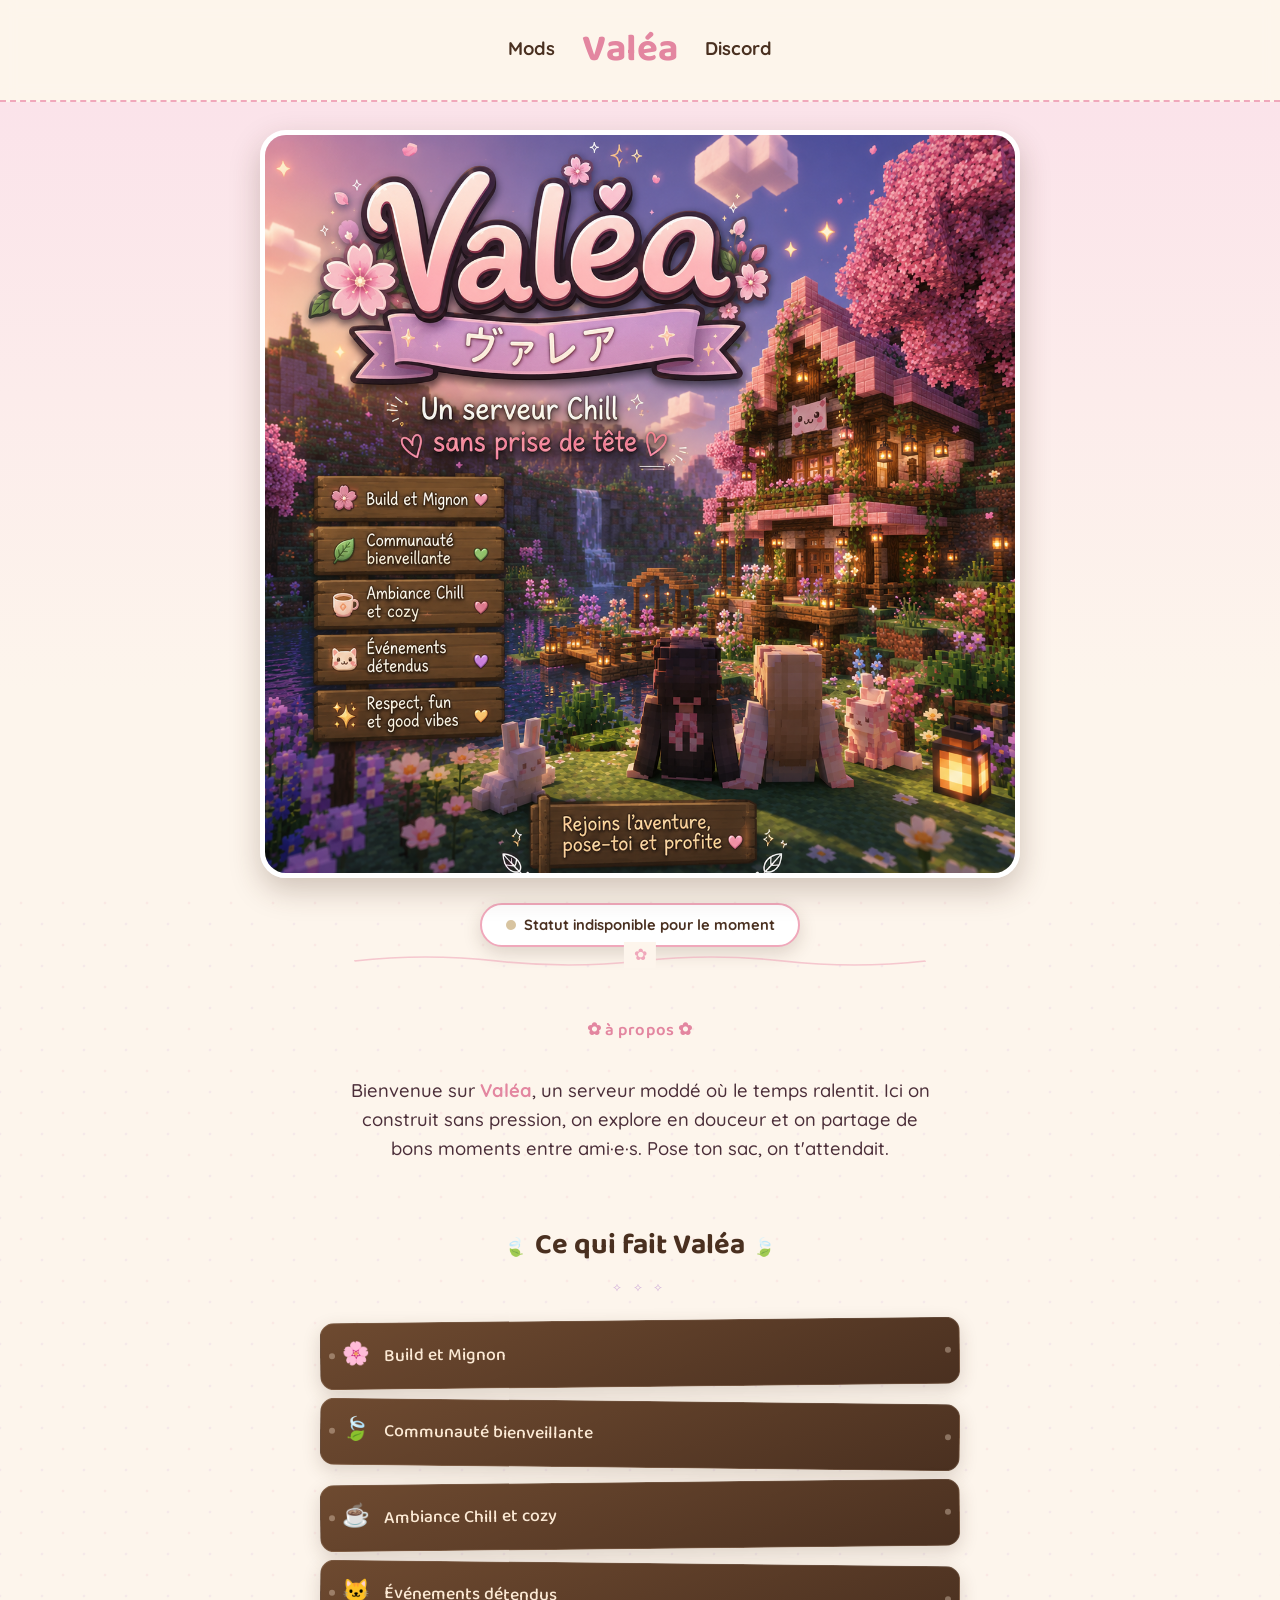
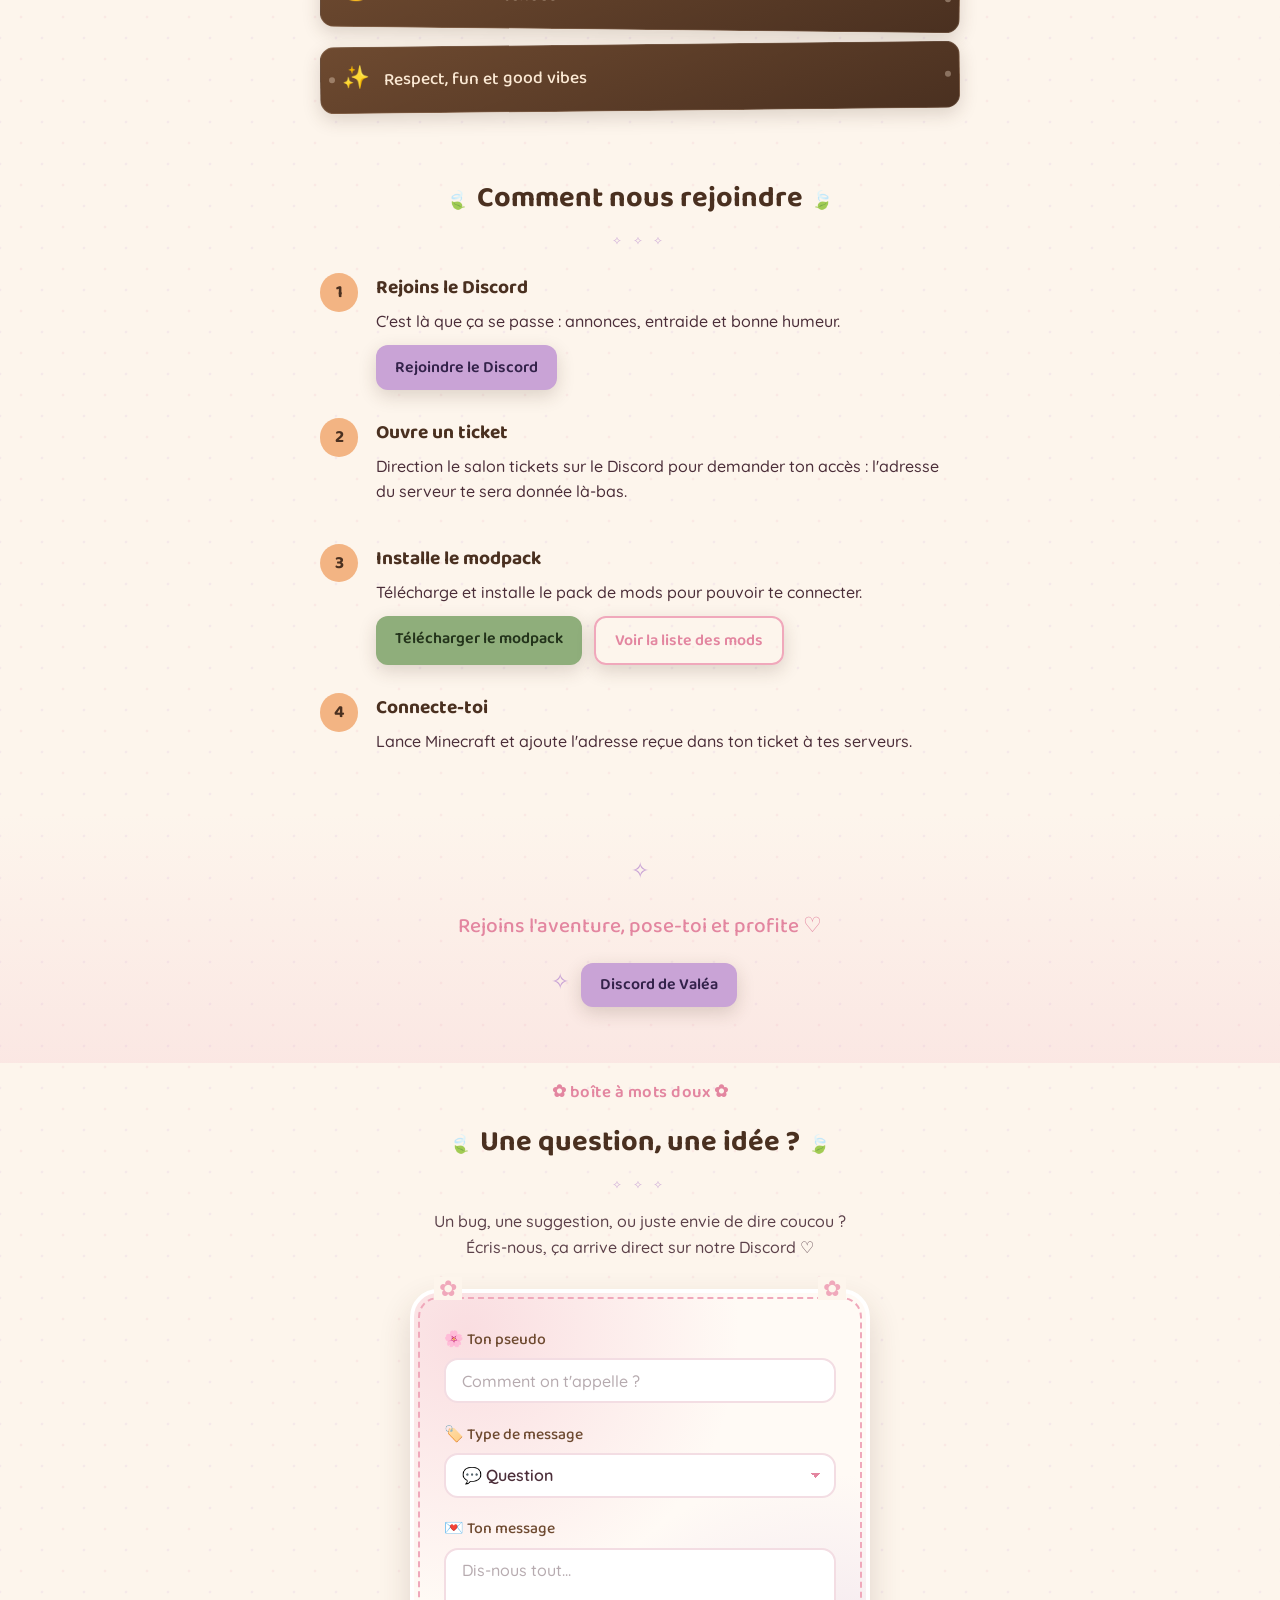
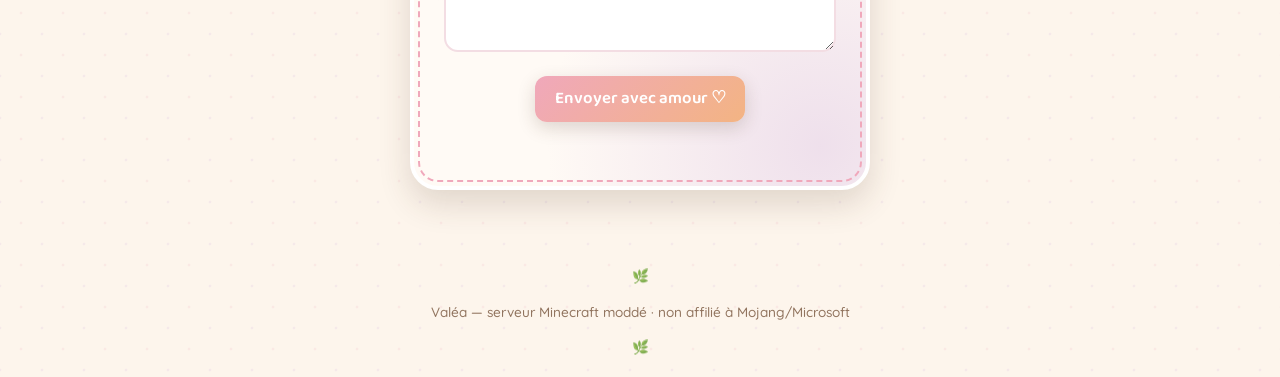
<file: index.html>
<!DOCTYPE html>
<html lang="fr">
<head>
<meta charset="UTF-8">
<meta name="viewport" content="width=device-width, initial-scale=1.0">
<title>Valéa — Serveur Minecraft moddé chill</title>
<meta name="description" content="Valéa, un serveur Minecraft moddé chill et cozy. Build mignon, communauté bienveillante, ambiance douce.">
<link rel="preconnect" href="https://fonts.googleapis.com">
<link rel="preconnect" href="https://fonts.gstatic.com" crossorigin>
<link href="https://fonts.googleapis.com/css2?family=Baloo+2:wght@500;600;700;800&family=Quicksand:wght@400;500;600;700&display=swap" rel="stylesheet">
<link rel="stylesheet" href="style.css">
</head>
<body>

  <nav class="site-nav">
    <div class="nav-side nav-left"><a href="mods.html" class="nav-link">Mods</a></div>
    <a href="index.html" class="nav-logo">Valéa</a>
    <div class="nav-side nav-right"><a href="https://discord.gg/rdB5KpcKCb" class="nav-link" target="_blank" rel="noopener">Discord</a></div>
  </nav>

  <header class="hero">
    <div class="hero-frame">
      <img src="assets/hero.png" alt="Valéa, un serveur chill sans prise de tête" class="hero-img">
      <span class="petal petal-1">🌸</span>
      <span class="petal petal-2">🌸</span>
      <span class="petal petal-3">🌸</span>
      <span class="petal petal-4">🌸</span>
      <span class="petal petal-5">🌸</span>
    </div>
  </header>

  <div class="status-badge" id="status-badge" aria-live="polite">
    <span class="status-dot" id="status-dot"></span>
    <span id="status-text">Vérification du serveur…</span>
  </div>

  <div class="divider" aria-hidden="true">
    <svg viewBox="0 0 200 20" preserveAspectRatio="none"><path d="M0 10 Q 25 0, 50 10 T 100 10 T 150 10 T 200 10" /></svg>
    <span class="divider-icon">✿</span>
  </div>

  <main>

    <section class="intro">
      <span class="eyebrow">✿ à propos ✿</span>
      <p class="intro-text">
        Bienvenue sur <strong>Valéa</strong>, un serveur moddé où le temps ralentit.
        Ici on construit sans pression, on explore en douceur et on partage de bons
        moments entre ami·e·s. Pose ton sac, on t'attendait.
      </p>
    </section>

    <section class="features" aria-label="Ce qui fait Valéa">
      <h2 class="section-title">Ce qui fait Valéa</h2>
      <div class="title-swirl" aria-hidden="true">⟡ ⟡ ⟡</div>
      <div class="signs">
        <div class="sign"><span class="sign-icon">🌸</span><span>Build et Mignon</span></div>
        <div class="sign"><span class="sign-icon">🍃</span><span>Communauté bienveillante</span></div>
        <div class="sign"><span class="sign-icon">☕</span><span>Ambiance Chill et cozy</span></div>
        <div class="sign"><span class="sign-icon">🐱</span><span>Événements détendus</span></div>
        <div class="sign"><span class="sign-icon">✨</span><span>Respect, fun et good vibes</span></div>
      </div>
    </section>

    <section class="steps" aria-label="Comment rejoindre">
      <h2 class="section-title">Comment nous rejoindre</h2>
      <div class="title-swirl" aria-hidden="true">⟡ ⟡ ⟡</div>
      <ol class="step-list">
        <li>
          <span class="step-num">1</span>
          <div>
            <h3>Rejoins le Discord</h3>
            <p>C'est là que ça se passe : annonces, entraide et bonne humeur.</p>
            <a class="btn btn-discord" href="https://discord.gg/rdB5KpcKCb" target="_blank" rel="noopener">Rejoindre le Discord</a>
          </div>
        </li>
        <li>
          <span class="step-num">2</span>
          <div>
            <h3>Ouvre un ticket</h3>
            <p>Direction le salon tickets sur le Discord pour demander ton accès : l'adresse du serveur te sera donnée là-bas.</p>
          </div>
        </li>
        <li>
          <span class="step-num">3</span>
          <div>
            <h3>Installe le modpack</h3>
            <p>Télécharge et installe le pack de mods pour pouvoir te connecter.</p>
            <div class="btn-row">
              <a class="btn btn-modpack" href="https://drive.google.com/file/d/1fpbuSKXzJvDKJlvEIvz1x9pvqVXylOdi/view?pli=1" target="_blank" rel="noopener">Télécharger le modpack</a>
              <a class="btn btn-list" href="mods.html">Voir la liste des mods</a>
            </div>
          </div>
        </li>
        <li>
          <span class="step-num">4</span>
          <div>
            <h3>Connecte-toi</h3>
            <p>Lance Minecraft et ajoute l'adresse reçue dans ton ticket à tes serveurs.</p>
          </div>
        </li>
      </ol>
    </section>

    <section class="cta-final">
      <span class="sparkle sparkle-left">✧</span>
      <p>Rejoins l'aventure, pose-toi et profite ♡</p>
      <span class="sparkle sparkle-right">✧</span>
      <a class="btn btn-discord" href="https://discord.gg/rdB5KpcKCb" target="_blank" rel="noopener">Discord de Valéa</a>
    </section>

    <section class="contact-section" aria-label="Contact et suggestions">
      <span class="eyebrow">✿ boîte à mots doux ✿</span>
      <h2 class="section-title">Une question, une idée ?</h2>
      <div class="title-swirl" aria-hidden="true">⟡ ⟡ ⟡</div>
      <p class="contact-lead">Un bug, une suggestion, ou juste envie de dire coucou ? Écris-nous, ça arrive direct sur notre Discord ♡</p>

      <form id="contact-form" class="contact-form">
        <div class="field-row">
          <label for="c-name">🌸 Ton pseudo</label>
          <input type="text" id="c-name" name="name" placeholder="Comment on t'appelle ?" maxlength="60" required>
        </div>
        <div class="field-row">
          <label for="c-type">🏷️ Type de message</label>
          <select id="c-type" name="type">
            <option value="Question">💬 Question</option>
            <option value="Suggestion">💡 Suggestion</option>
            <option value="Bug">🐛 Signaler un bug</option>
          </select>
        </div>
        <div class="field-row">
          <label for="c-message">💌 Ton message</label>
          <textarea id="c-message" name="message" rows="4" placeholder="Dis-nous tout..." maxlength="1000" required></textarea>
        </div>
        <!-- Honeypot anti-spam : caché pour les humains, souvent rempli par les bots -->
        <div class="field-row hp-field" aria-hidden="true">
          <label for="c-website">Ne pas remplir</label>
          <input type="text" id="c-website" name="website" tabindex="-1" autocomplete="off">
        </div>
        <button type="submit" class="btn btn-send" id="contact-submit">Envoyer avec amour <span aria-hidden="true">♡</span></button>
        <p class="contact-status" id="contact-status" role="status"></p>
      </form>
    </section>

  </main>

  <footer class="site-footer">
    <p>Valéa — serveur Minecraft moddé · non affilié à Mojang/Microsoft</p>
  </footer>

  <script src="status.js?v=2"></script>
  <script src="contact.js?v=2"></script>
</body>
</html>
</file>
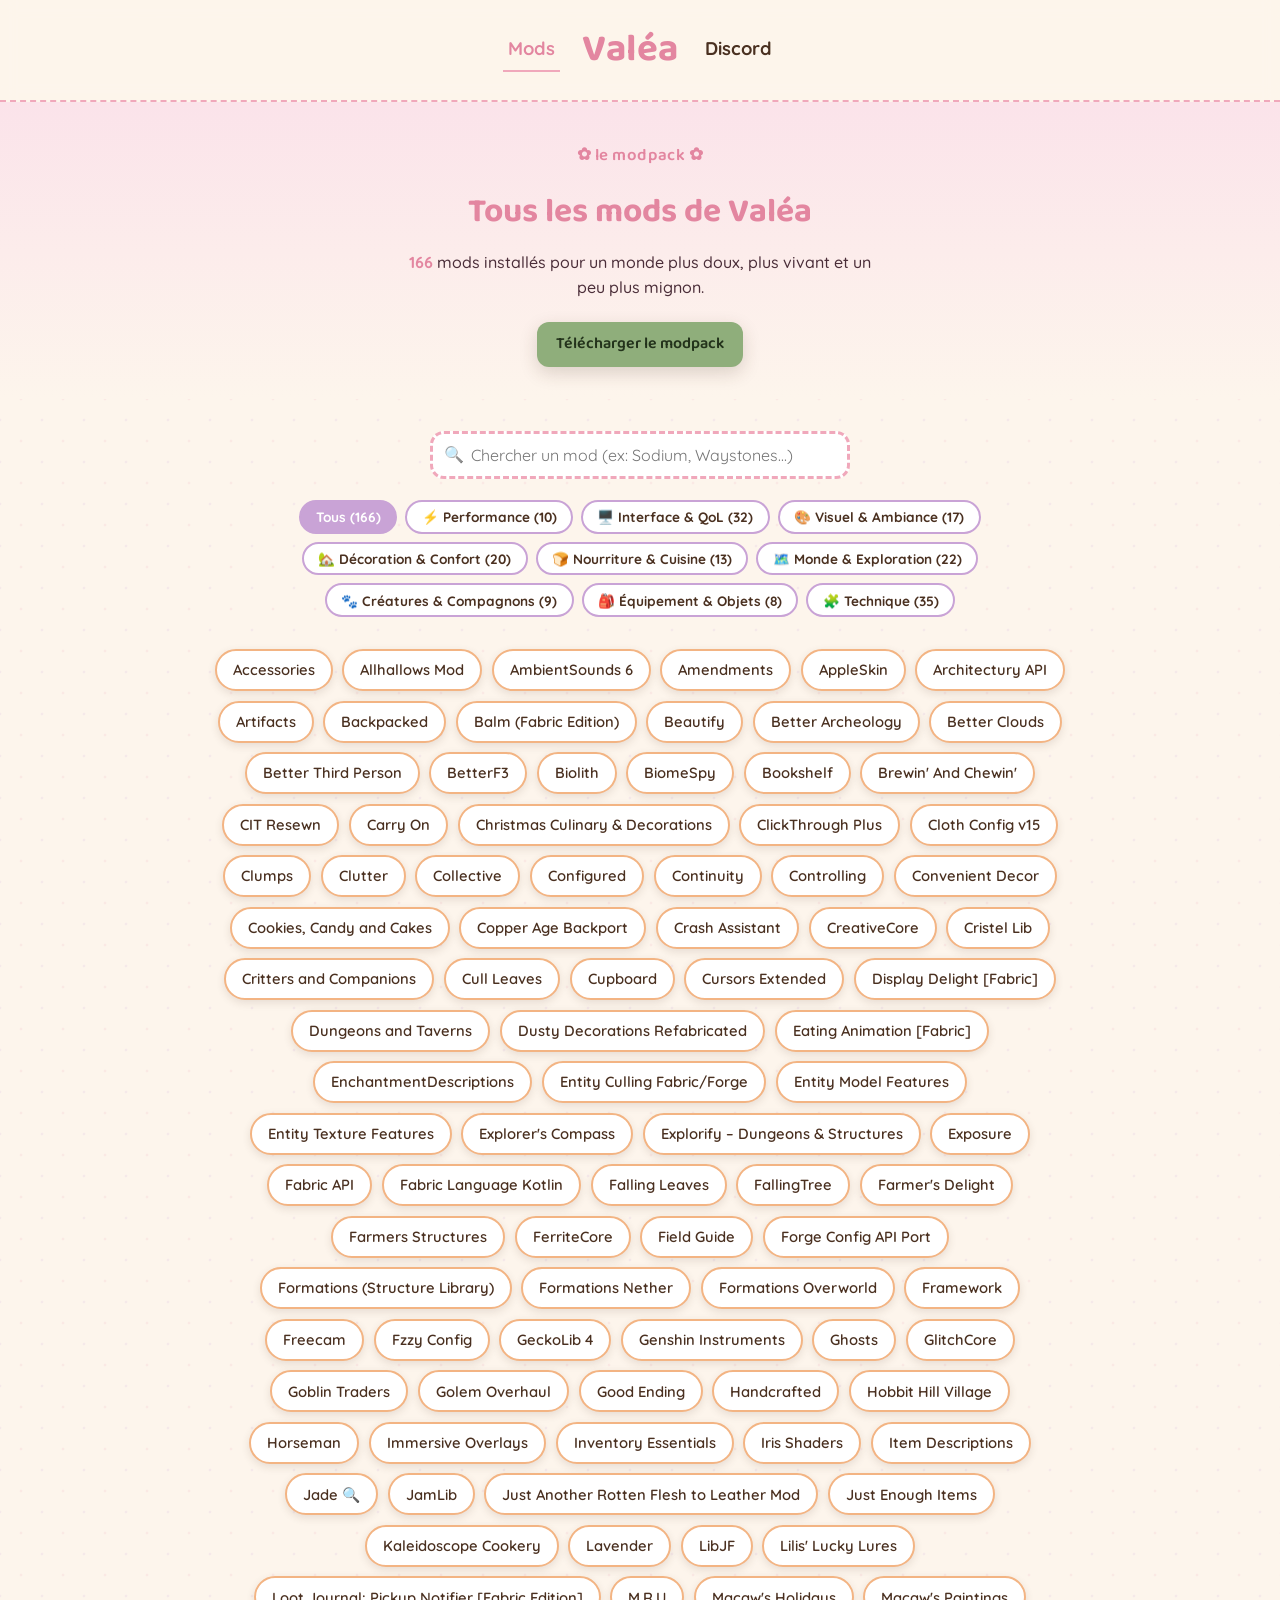
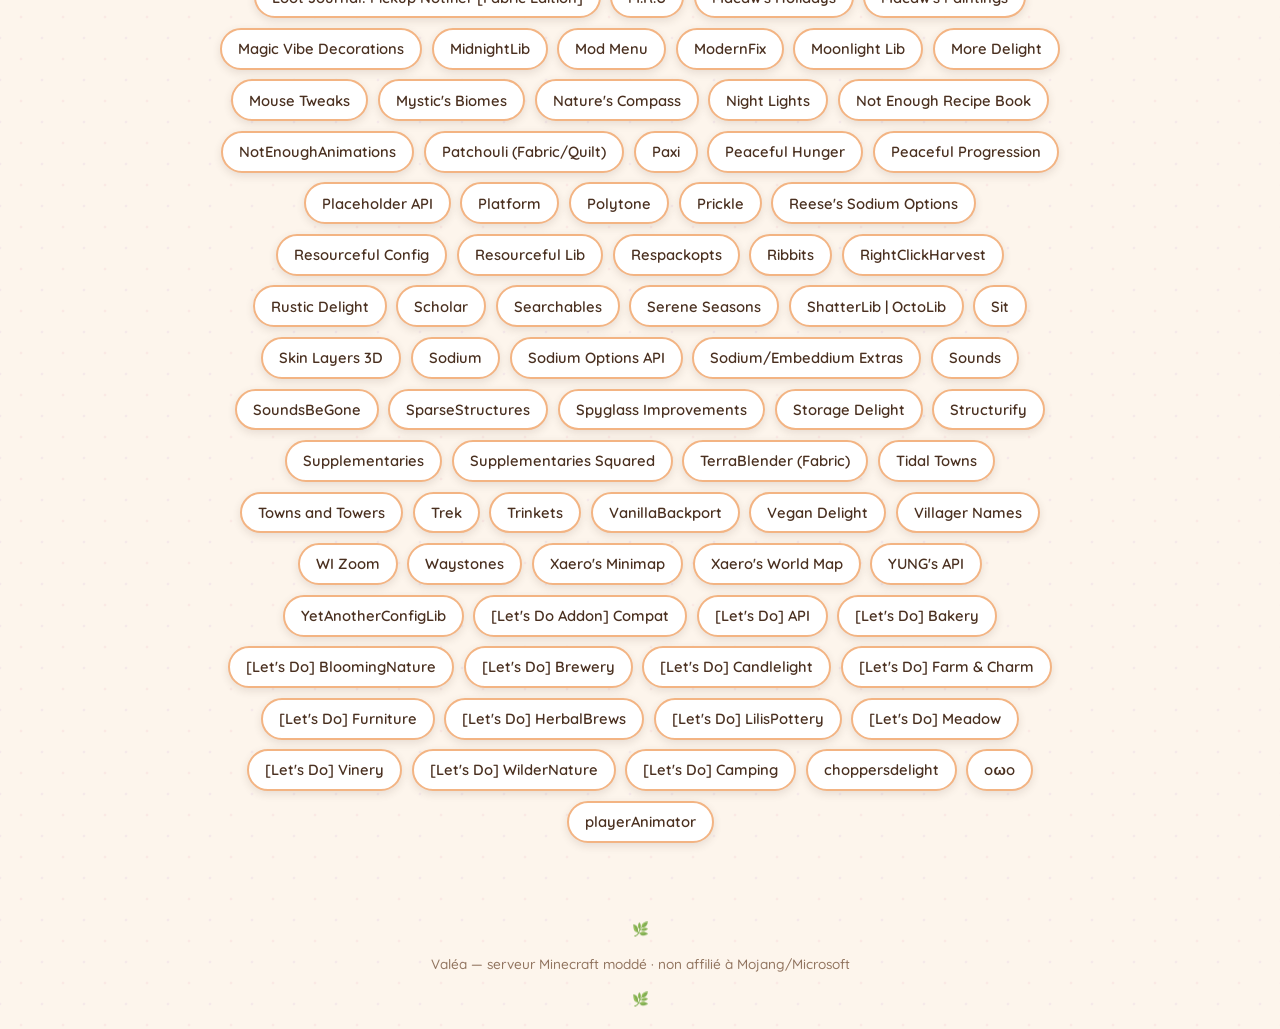
<file: mods.html>
<!DOCTYPE html>
<html lang="fr">
<head>
<meta charset="UTF-8">
<meta name="viewport" content="width=device-width, initial-scale=1.0">
<title>Liste des mods — Valéa</title>
<meta name="description" content="Liste complète des mods du modpack du serveur Minecraft Valéa.">
<link rel="preconnect" href="https://fonts.googleapis.com">
<link rel="preconnect" href="https://fonts.gstatic.com" crossorigin>
<link href="https://fonts.googleapis.com/css2?family=Baloo+2:wght@500;600;700;800&family=Quicksand:wght@400;500;600;700&display=swap" rel="stylesheet">
<link rel="stylesheet" href="style.css">
</head>
<body>

  <nav class="site-nav">
    <div class="nav-side nav-left"><a href="mods.html" class="nav-link active">Mods</a></div>
    <a href="index.html" class="nav-logo">Valéa</a>
    <div class="nav-side nav-right"><a href="https://discord.gg/rdB5KpcKCb" class="nav-link" target="_blank" rel="noopener">Discord</a></div>
  </nav>

  <header class="mods-hero">
    <span class="eyebrow">✿ le modpack ✿</span>
    <h1>Tous les mods de Valéa</h1>
    <p class="mods-hero-sub">
      <span id="mods-count">166</span> mods installés pour un monde plus doux, plus vivant et un peu plus mignon.
    </p>
    <a class="btn btn-modpack" href="https://drive.google.com/file/d/1fpbuSKXzJvDKJlvEIvz1x9pvqVXylOdi/view?pli=1" target="_blank" rel="noopener">Télécharger le modpack</a>
  </header>

  <main>
    <section class="mods-section">
      <div class="mods-search-row">
        <span class="search-icon">🔍</span>
        <input type="search" id="mods-search" placeholder="Chercher un mod (ex: Sodium, Waystones...)" aria-label="Chercher un mod">
      </div>
      <div class="mods-filters" id="mods-filters" role="group" aria-label="Filtrer par catégorie"></div>
      <p id="mods-empty" class="mods-empty" hidden>Aucun mod ne correspond à ta recherche ✿</p>
      <ul class="mods-grid" id="mods-grid"></ul>
    </section>
  </main>

  <footer class="site-footer">
    <p>Valéa — serveur Minecraft moddé · non affilié à Mojang/Microsoft</p>
  </footer>

  <script src="mods.js?v=2"></script>
</body>
</html>
</file>
<file: style.css>
:root {
  --cream: #fdf5ec;
  --rose: #f0a8bb;
  --rose-deep: #e386a0;
  --peach: #f3b483;
  --cocoa: #6e4a30;
  --cocoa-dark: #4a3020;
  --plum: #4b2e39;
  --lavender: #c9a3d6;
  --sage: #8fae7b;
  --shadow: 0 6px 18px rgba(74, 48, 32, 0.18);
}

* { box-sizing: border-box; }

html { scroll-behavior: smooth; }

body {
  margin: 0;
  background-color: var(--cream);
  background-image:
    radial-gradient(circle, rgba(240,168,187,0.16) 1.5px, transparent 1.6px),
    radial-gradient(circle, rgba(201,163,214,0.14) 1.5px, transparent 1.6px);
  background-size: 42px 42px, 42px 42px;
  background-position: 0 0, 21px 21px;
  color: var(--plum);
  font-family: 'Quicksand', sans-serif;
  font-weight: 500;
  line-height: 1.6;
}

h1, h2, h3, .section-title, .eyebrow {
  font-family: 'Baloo 2', cursive;
}

/* ---------- Nav ---------- */
.site-nav {
  position: sticky;
  top: 0;
  z-index: 20;
  display: flex;
  justify-content: center;
  align-items: center;
  gap: 1.4rem;
  padding: 1.2rem 2rem;
  background: rgba(253, 245, 236, 0.9);
  backdrop-filter: blur(8px);
  border-bottom: 2px dashed var(--rose);
}
.nav-logo {
  font-family: 'Baloo 2', cursive;
  font-weight: 700;
  color: var(--rose-deep);
  text-decoration: none;
  font-size: 2.4rem;
}
.nav-side {
  display: flex;
}
.nav-link {
  font-family: 'Quicksand', sans-serif;
  font-weight: 700;
  font-size: 1.15rem;
  color: var(--cocoa-dark);
  text-decoration: none;
  padding: 0.4rem 0.3rem;
  border-bottom: 2px solid transparent;
  transition: border-color 0.2s ease, color 0.2s ease;
}
.nav-link:hover,
.nav-link.active {
  color: var(--rose-deep);
  border-color: var(--rose);
}

@media (max-width: 480px) {
  .site-nav { padding: 1rem 1rem; gap: 0.9rem; }
  .nav-logo { font-size: 1.8rem; }
  .nav-link { font-size: 0.95rem; }
}

/* ---------- Section title swirl ---------- */
.title-swirl {
  text-align: center;
  color: var(--lavender);
  letter-spacing: 0.4em;
  font-size: 0.75rem;
  margin: -1.2rem 0 1.5rem;
  opacity: 0.8;
}

/* ---------- Button row / list link ---------- */
.btn-row {
  display: flex;
  gap: 0.7rem;
  flex-wrap: wrap;
}
.btn-list {
  background: transparent;
  color: var(--rose-deep);
  border: 2px solid var(--rose);
  box-shadow: none;
}
.btn-list:hover { background: var(--rose); color: #fff; }

/* ---------- Mods page ---------- */
.mods-hero {
  text-align: center;
  padding: 2.5rem 1.5rem 2rem;
  background: linear-gradient(180deg, #fbe3ea 0%, var(--cream) 100%);
}
.mods-hero h1 {
  color: var(--rose-deep);
  font-size: 2.1rem;
  margin: 0.3rem 0 0.6rem;
}
.mods-hero-sub {
  max-width: 480px;
  margin: 0 auto 1.3rem;
  color: var(--plum);
}
#mods-count {
  color: var(--rose-deep);
  font-weight: 700;
}

.mods-section {
  max-width: 900px;
  margin: 0 auto;
  padding: 2rem 1.5rem 3.5rem;
}
.mods-search-row {
  position: relative;
  max-width: 420px;
  margin: 0 auto 1.3rem;
}
.mods-filters {
  display: flex;
  flex-wrap: wrap;
  gap: 0.5rem;
  justify-content: center;
  max-width: 760px;
  margin: 0 auto 2rem;
}
.filter-chip {
  font-family: 'Quicksand', sans-serif;
  font-weight: 700;
  font-size: 0.85rem;
  color: var(--cocoa-dark);
  background: #fff;
  border: 2px solid var(--lavender);
  border-radius: 999px;
  padding: 0.4rem 0.9rem;
  cursor: pointer;
  transition: background 0.15s ease, color 0.15s ease, transform 0.15s ease;
}
.filter-chip:hover { transform: translateY(-1px); }
.filter-chip.active {
  background: var(--lavender);
  color: #fff;
  border-color: var(--lavender);
}
.filter-chip:focus-visible {
  outline: 3px solid var(--rose);
  outline-offset: 2px;
}
.search-icon {
  position: absolute;
  left: 14px;
  top: 50%;
  transform: translateY(-50%);
  font-size: 1rem;
  opacity: 0.7;
}
#mods-search {
  width: 100%;
  padding: 0.7rem 1rem 0.7rem 2.4rem;
  border-radius: 14px;
  border: 3px dashed var(--rose);
  background: #fff;
  font-family: 'Quicksand', sans-serif;
  font-size: 1rem;
  color: var(--plum);
}
#mods-search:focus-visible {
  outline: 3px solid var(--lavender);
  outline-offset: 2px;
}
.mods-empty {
  text-align: center;
  color: var(--cocoa);
  font-family: 'Baloo 2', cursive;
}

.mods-grid {
  list-style: none;
  margin: 0;
  padding: 0;
  display: flex;
  flex-wrap: wrap;
  gap: 0.6rem;
  justify-content: center;
}
.mod-pill {
  background: #fff;
  border: 2px solid var(--peach);
  color: var(--cocoa-dark);
  border-radius: 999px;
  padding: 0.45rem 1rem;
  font-size: 0.92rem;
  font-weight: 600;
  box-shadow: 0 3px 8px rgba(74, 48, 32, 0.12);
  transition: transform 0.15s ease, background 0.15s ease;
}
.mod-pill:hover {
  background: var(--peach);
  color: #fff;
  transform: translateY(-2px);
}
/* ---------- Status badge ---------- */
.status-badge {
  display: flex;
  align-items: center;
  justify-content: center;
  gap: 0.5rem;
  max-width: 320px;
  margin: 1.1rem auto 0;
  padding: 0.5rem 1.1rem;
  border-radius: 999px;
  background: #fff;
  border: 2px solid var(--rose);
  font-family: 'Quicksand', sans-serif;
  font-weight: 700;
  font-size: 0.92rem;
  color: var(--cocoa-dark);
  box-shadow: var(--shadow);
}
.status-dot {
  width: 10px;
  height: 10px;
  border-radius: 50%;
  background: #cfcfcf;
  flex: none;
}
.status-dot.online { background: #7cbf7c; box-shadow: 0 0 6px #7cbf7c; }
.status-dot.offline { background: #e08a8a; }
.status-dot.unknown { background: #d8c4a0; }

/* ---------- Contact form ---------- */
.contact-section {
  position: relative;
  max-width: 640px;
  margin: 0 auto;
  padding: 1rem 1.5rem 3.5rem;
  text-align: center;
}
.contact-lead {
  max-width: 420px;
  margin: -0.5rem auto 1.8rem;
  color: var(--plum);
  opacity: 0.9;
}
.contact-form {
  position: relative;
  max-width: 460px;
  margin: 0 auto;
  text-align: left;
  background:
    radial-gradient(circle at 12% 8%, rgba(240,168,187,0.35), transparent 45%),
    radial-gradient(circle at 90% 92%, rgba(201,163,214,0.3), transparent 45%),
    #fffaf5;
  border: 4px solid #fff;
  outline: 2px dashed var(--rose);
  outline-offset: -10px;
  border-radius: 28px;
  padding: 2.1rem 1.9rem 1.8rem;
  box-shadow: 0 14px 32px rgba(74, 48, 32, 0.16);
  display: flex;
  flex-direction: column;
  gap: 1.15rem;
}
.contact-form::before,
.contact-form::after {
  content: '✿';
  position: absolute;
  top: -16px;
  color: var(--rose);
  font-size: 1.4rem;
  background: var(--cream);
  line-height: 1;
  padding: 0 5px;
}
.contact-form::before { left: 20px; }
.contact-form::after  { right: 20px; }

.field-row {
  display: flex;
  flex-direction: column;
  gap: 0.4rem;
}
.field-row label {
  font-family: 'Baloo 2', cursive;
  font-size: 0.98rem;
  color: var(--cocoa);
}
.field-row input,
.field-row select,
.field-row textarea {
  font-family: 'Quicksand', sans-serif;
  font-weight: 600;
  font-size: 1rem;
  padding: 0.65rem 0.95rem;
  border-radius: 14px;
  border: 2px solid #f3dde3;
  background: #fff;
  color: var(--plum);
  resize: vertical;
  transition: border-color 0.2s ease, box-shadow 0.2s ease;
}
.field-row input::placeholder,
.field-row textarea::placeholder {
  color: var(--plum);
  opacity: 0.4;
  font-weight: 500;
}
.field-row select {
  appearance: none;
  background-image: linear-gradient(45deg, transparent 50%, var(--rose-deep) 50%),
                     linear-gradient(135deg, var(--rose-deep) 50%, transparent 50%);
  background-position: calc(100% - 18px) center, calc(100% - 13px) center;
  background-size: 5px 5px, 5px 5px;
  background-repeat: no-repeat;
  cursor: pointer;
}
.field-row input:focus-visible,
.field-row select:focus-visible,
.field-row textarea:focus-visible {
  outline: none;
  border-color: var(--rose);
  box-shadow: 0 0 0 3px rgba(240, 168, 187, 0.35);
}
.hp-field {
  position: absolute;
  left: -9999px;
  width: 1px;
  height: 1px;
  overflow: hidden;
}

.btn-send {
  align-self: center;
  margin-top: 0.3rem;
  background: linear-gradient(135deg, var(--rose) 0%, var(--peach) 100%);
  color: #fff;
  border: none;
  cursor: pointer;
  font-size: 1.05rem;
  padding: 0.75rem 1.8rem;
}
.btn-send:hover { filter: brightness(1.06); }
.btn-send:disabled { opacity: 0.6; cursor: progress; transform: none; }

.contact-status {
  margin: 0;
  min-height: 1.2em;
  font-size: 0.9rem;
  font-weight: 700;
  text-align: center;
}
.contact-status.is-success { color: #4a8f5c; }
.contact-status.is-error { color: #c1554f; }

.hero {
  width: 100%;
  padding: 1.75rem 1.5rem 0.5rem;
  background: linear-gradient(180deg, #fbe3ea 0%, var(--cream) 75%);
}
.hero-frame {
  position: relative;
  max-width: 760px;
  margin: 0 auto;
  border-radius: 26px;
  overflow: hidden;
  box-shadow: 0 12px 30px rgba(74, 48, 32, 0.25);
  border: 5px solid #fff;
}
.hero-img {
  width: 100%;
  display: block;
  object-fit: cover;
  max-height: 82vh;
  object-position: center 32%;
}

/* floating petals over the hero */
.petal {
  position: absolute;
  top: -2rem;
  font-size: 1.3rem;
  opacity: 0.9;
  animation: fall 9s linear infinite;
  pointer-events: none;
}
.petal-1 { left: 8%;  animation-delay: 0s;   font-size: 1.1rem; }
.petal-2 { left: 26%; animation-delay: 1.8s; font-size: 0.9rem; }
.petal-3 { left: 50%; animation-delay: 3.4s; font-size: 1.3rem; }
.petal-4 { left: 70%; animation-delay: 5s;   font-size: 1rem; }
.petal-5 { left: 88%; animation-delay: 2.6s; font-size: 1.2rem; }

@keyframes fall {
  0%   { transform: translateY(0) rotate(0deg); opacity: 0; }
  10%  { opacity: 0.9; }
  90%  { opacity: 0.9; }
  100% { transform: translateY(calc(82vh + 3rem)) rotate(240deg); opacity: 0; }
}

/* wavy divider between hero and content */
.divider {
  position: relative;
  max-width: 620px;
  margin: 0 auto;
  padding: 0.4rem 1.5rem 0;
  color: var(--rose);
  text-align: center;
}
.divider svg {
  width: 100%;
  height: 16px;
  display: block;
}
.divider svg path {
  fill: none;
  stroke: var(--rose);
  stroke-width: 2;
  opacity: 0.6;
}
.divider-icon {
  position: absolute;
  left: 50%;
  top: -0.3rem;
  transform: translateX(-50%);
  background: var(--cream);
  padding: 0 0.6rem;
  font-size: 1rem;
}

/* ---------- Intro ---------- */
.intro {
  max-width: 640px;
  margin: 0 auto;
  padding: 3rem 1.5rem 1.5rem;
  text-align: center;
}
.eyebrow {
  display: inline-block;
  color: var(--rose-deep);
  font-weight: 600;
  letter-spacing: 0.03em;
  margin-bottom: 0.75rem;
  font-size: 1.05rem;
}
.intro-text {
  font-size: 1.15rem;
  color: var(--plum);
}
.intro-text strong { color: var(--rose-deep); }

/* ---------- Section title ---------- */
.section-title {
  text-align: center;
  color: var(--cocoa-dark);
  font-size: 1.8rem;
  margin: 0 0 1.75rem;
}
.section-title::before,
.section-title::after {
  content: '🍃';
  font-size: 1.1rem;
  margin: 0 0.5rem;
  opacity: 0.8;
  display: inline-block;
}
.section-title::before { transform: scaleX(-1); }

/* ---------- Wooden signs / features ---------- */
.features { padding: 1rem 1.5rem 3rem; }
.signs {
  max-width: 640px;
  margin: 0 auto;
  display: flex;
  flex-direction: column;
  gap: 0.9rem;
}
.sign {
  position: relative;
  display: flex;
  align-items: center;
  gap: 0.9rem;
  background: linear-gradient(160deg, var(--cocoa) 0%, var(--cocoa-dark) 100%);
  color: #fbe9d4;
  padding: 0.9rem 1.3rem;
  border-radius: 14px;
  font-family: 'Baloo 2', cursive;
  font-size: 1.1rem;
  box-shadow: var(--shadow);
  transform: rotate(var(--tilt, 0deg));
  transition: transform 0.2s ease;
  border: 1px solid rgba(251, 233, 212, 0.15);
}
.sign::before,
.sign::after {
  content: '';
  position: absolute;
  top: 50%;
  width: 6px;
  height: 6px;
  border-radius: 50%;
  background: rgba(251, 233, 212, 0.35);
  transform: translateY(-50%);
}
.sign::before { left: 8px; }
.sign::after  { right: 8px; }
.sign:nth-child(odd) { --tilt: -0.6deg; }
.sign:nth-child(even) { --tilt: 0.6deg; }
.sign:hover { transform: rotate(0deg) translateY(-2px); }
.sign-icon { font-size: 1.4rem; }

/* ---------- Steps ---------- */
.steps { padding: 1rem 1.5rem 3rem; }
.step-list {
  max-width: 640px;
  margin: 0 auto;
  list-style: none;
  padding: 0;
  display: flex;
  flex-direction: column;
  gap: 1.75rem;
}
.step-list li {
  display: flex;
  gap: 1.1rem;
  align-items: flex-start;
}
.step-num {
  flex: none;
  width: 2.4rem;
  height: 2.4rem;
  border-radius: 50%;
  background: var(--peach);
  color: var(--cocoa-dark);
  font-family: 'Baloo 2', cursive;
  font-weight: 700;
  display: flex;
  align-items: center;
  justify-content: center;
  font-size: 1.1rem;
}
.step-list h3 {
  margin: 0 0 0.3rem;
  color: var(--cocoa-dark);
  font-size: 1.2rem;
}
.step-list p { margin: 0 0 0.7rem; }

.btn {
  display: inline-block;
  text-decoration: none;
  font-family: 'Baloo 2', cursive;
  font-weight: 600;
  padding: 0.6rem 1.2rem;
  border-radius: 12px;
  transition: transform 0.15s ease, box-shadow 0.15s ease;
  box-shadow: var(--shadow);
}
.btn:hover { transform: translateY(-2px); }
.btn-discord { background: var(--lavender); color: #33224a; }
.btn-modpack { background: var(--sage); color: #23331b; }

/* ---------- Final CTA ---------- */
.cta-final {
  position: relative;
  text-align: center;
  padding: 2.5rem 1.5rem 3.5rem;
  background: linear-gradient(180deg, transparent, rgba(240,168,187,0.18));
}
.cta-final p {
  font-family: 'Baloo 2', cursive;
  font-size: 1.3rem;
  color: var(--rose-deep);
  margin-bottom: 1.2rem;
}
.sparkle {
  color: var(--lavender);
  font-size: 1.4rem;
  display: inline-block;
  margin: 0 0.5rem;
  animation: twinkle 2.6s ease-in-out infinite;
}
.sparkle-right { animation-delay: 1.3s; }
@keyframes twinkle {
  0%, 100% { opacity: 0.4; transform: scale(0.9); }
  50%      { opacity: 1;   transform: scale(1.15); }
}

/* ---------- Footer ---------- */
.site-footer {
  text-align: center;
  padding: 1.2rem;
  font-size: 0.85rem;
  color: var(--cocoa);
  opacity: 0.75;
}
.site-footer::before {
  content: '🌿 ';
}
.site-footer::after {
  content: ' 🌿';
}

/* ---------- Motion & responsive ---------- */
@media (prefers-reduced-motion: reduce) {
  .btn, .sign { transition: none; }
  .petal, .sparkle { animation: none; opacity: 0.7; }
}

@media (max-width: 480px) {
  .intro-text { font-size: 1.05rem; }
  .section-title { font-size: 1.5rem; }
  .sign { font-size: 1rem; }
  .hero-img { max-height: 55vh; }
  @keyframes fall {
    100% { transform: translateY(calc(55vh + 3rem)) rotate(240deg); opacity: 0; }
  }
}
</file>
